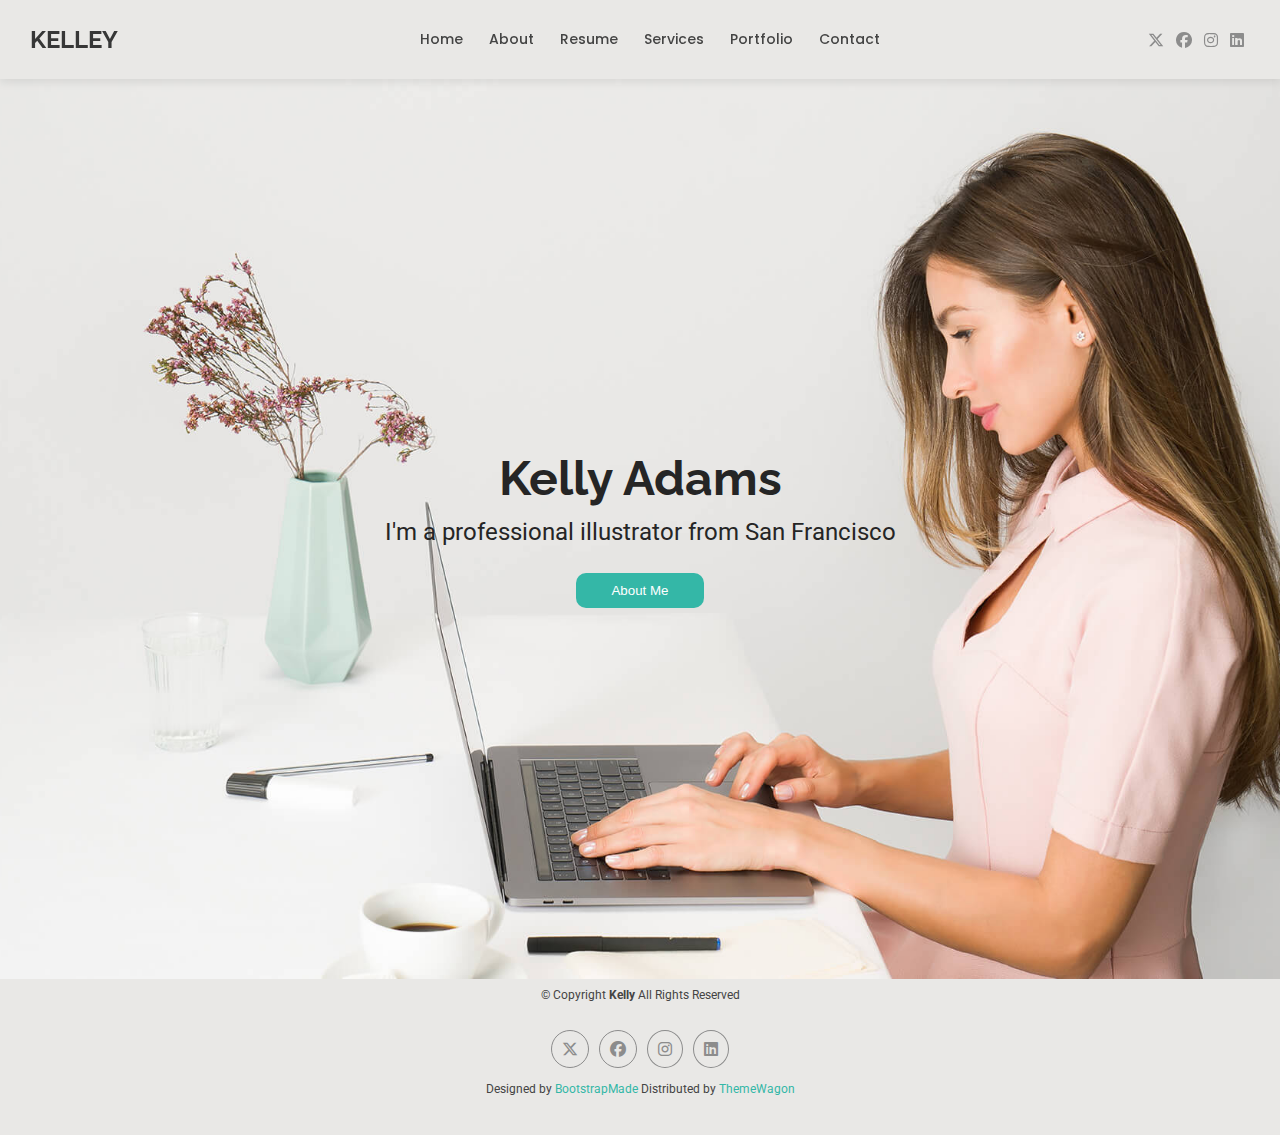
<file: index.html>
<!DOCTYPE html>
<html lang="en">

<head>
    <meta charset="UTF-8">
    <meta name="viewport" content="width=device-width, initial-scale=1.0">
    <title>Portfolio Website</title>
    <!-- Icon Insert -->
    <link rel="stylesheet" href="https://cdnjs.cloudflare.com/ajax/libs/font-awesome/6.7.2/css/all.min.css">
    <!-- Google Font Import -->
    <link rel="preconnect" href="https://fonts.googleapis.com">
    <link rel="preconnect" href="https://fonts.gstatic.com" crossorigin>
    <link
        href="https://fonts.googleapis.com/css2?family=Caudex:ital,wght@0,400;0,700;1,400;1,700&family=Raleway:ital,wght@0,100..900;1,100..900&display=swap"
        rel="stylesheet">
    <!-- Google Fonr Import -->
    <link rel="preconnect" href="https://fonts.googleapis.com">
    <link rel="preconnect" href="https://fonts.gstatic.com" crossorigin>
    <link
        href="https://fonts.googleapis.com/css2?family=Poppins:ital,wght@0,100;0,200;0,300;0,400;0,500;0,600;0,700;0,800;0,900;1,100;1,200;1,300;1,400;1,500;1,600;1,700;1,800;1,900&display=swap"
        rel="stylesheet">
    <!-- Font Import -->
    <link rel="preconnect" href="https://fonts.googleapis.com">
    <link rel="preconnect" href="https://fonts.gstatic.com" crossorigin>
    <link href="https://fonts.googleapis.com/css2?family=Roboto:ital,wght@0,100..900;1,100..900&display=swap"
        rel="stylesheet">
    <!-- Link Css  -->
    <link rel="stylesheet" href="style.css">
</head>

<body>
    <div class="header">
        <div class="siteName">
            <h1>KELLEY</h1>
        </div>
        <div class="navbar">
            <ul>
                  <li><a href="./index.html">Home</a></li>
                <li><a href="./about.html">About</a></li>
                <li><a href="./resume.html">Resume</a></li>
                <li><a href="./services.html">Services</a></li>
                <li><a href="./portfolio.html">Portfolio</a></li>
                <li><a href="./contact.html">Contact</a></li>
            </ul>
        </div>
        <div class="headerSocialIcon">
            <i class="fa-brands fa-x-twitter"></i>
            <i class="fa-brands fa-facebook"></i>
            <i class="fa-brands fa-instagram"></i>
            <i class="fa-brands fa-linkedin"></i>
        </div>
    </div>
    <!-- Hero Section -->
    <div class="heroSection">
        <!-- HERO Content Section -->
        <div class="heroContentSection">
            <h1>Kelly Adams</h1>
            <p>I'm a professional illustrator from San Francisco</p>
            <button>About Me</button>
        </div>
    </div>
    <!-- Footer Section -->
    <div class="footer">
        <div class="footerContentSection">
            <p>© Copyright <b> Kelly</b> All Rights Reserved</p>

        </div>
        <div class="footerSocialIcon">
            <i class="fa-brands fa-x-twitter"></i>
            <i class="fa-brands fa-facebook"></i>
            <i class="fa-brands fa-instagram"></i>
            <i class="fa-brands fa-linkedin"></i>
        </div>
        <div class="designed">
            <p>Designed by <a href="">BootstrapMade</a> Distributed by <a href="">ThemeWagon</a></p>
        </div>
    </div>
</body>

</html>
</file>
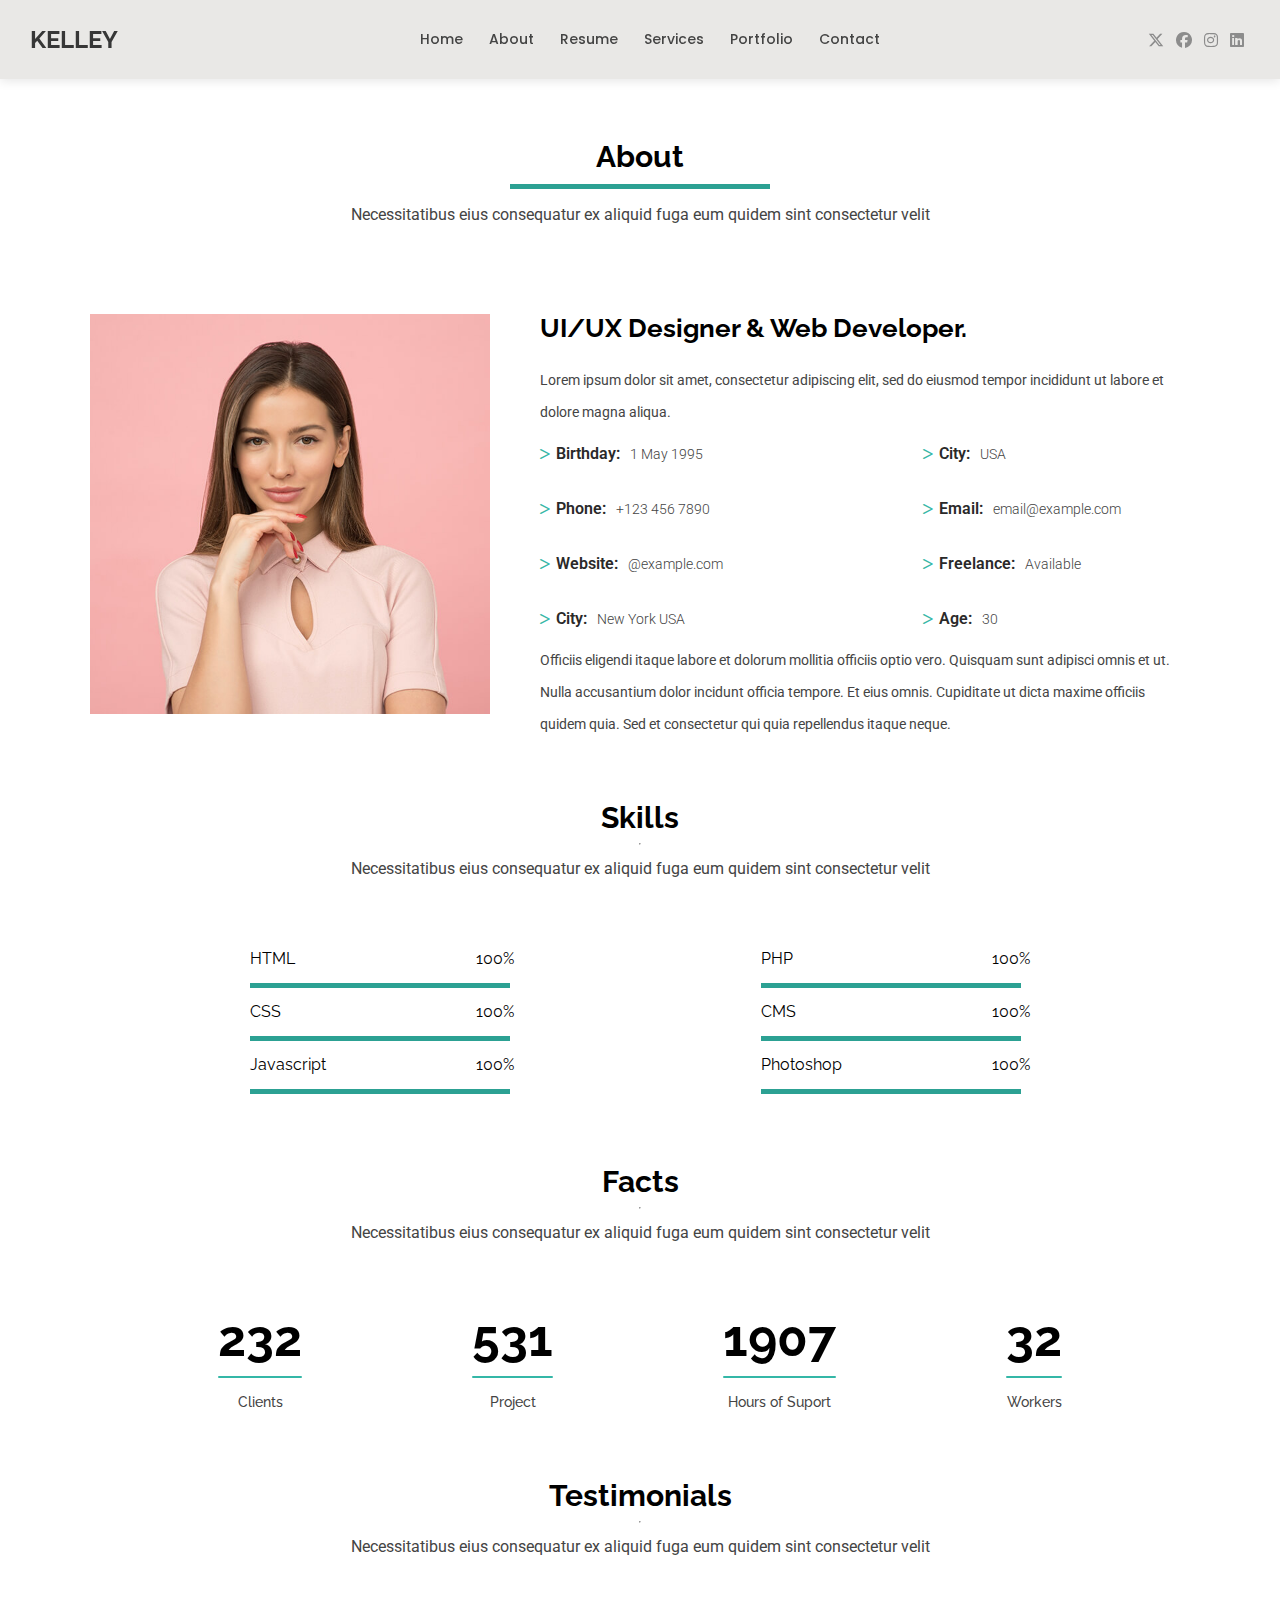
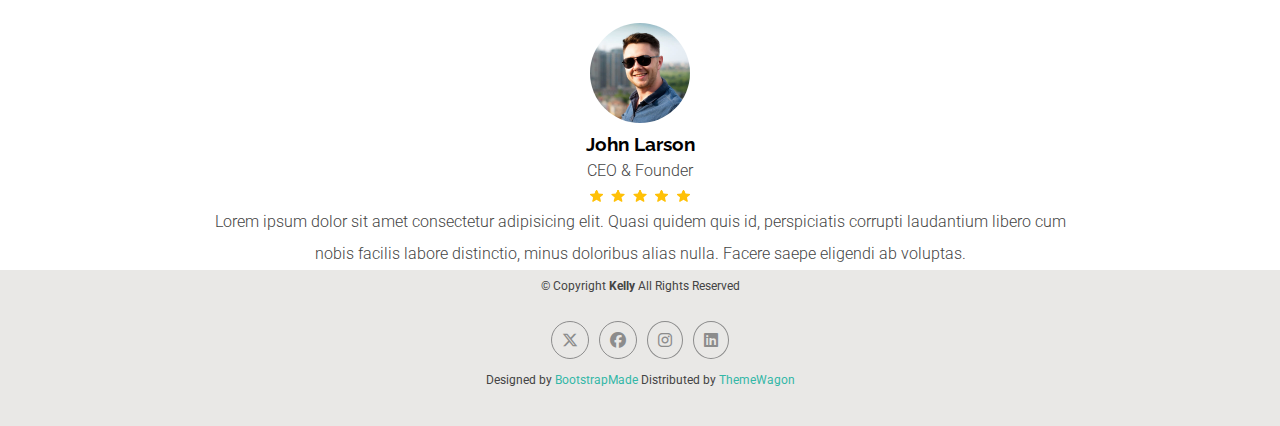
<file: about.html>
<!DOCTYPE html>
<html lang="en">

<head>
    <meta charset="UTF-8">
    <meta name="viewport" content="width=device-width, initial-scale=1.0">
    <title>About Us</title>
    <!-- Icon Insert -->
    <link rel="stylesheet" href="https://cdnjs.cloudflare.com/ajax/libs/font-awesome/6.7.2/css/all.min.css">
    <!-- Google Font Import -->
    <link rel="preconnect" href="https://fonts.googleapis.com">
    <link rel="preconnect" href="https://fonts.gstatic.com" crossorigin>
    <link
        href="https://fonts.googleapis.com/css2?family=Caudex:ital,wght@0,400;0,700;1,400;1,700&family=Raleway:ital,wght@0,100..900;1,100..900&display=swap"
        rel="stylesheet">
    <!-- Google Fonr Import -->
    <link rel="preconnect" href="https://fonts.googleapis.com">
    <link rel="preconnect" href="https://fonts.gstatic.com" crossorigin>
    <link
        href="https://fonts.googleapis.com/css2?family=Poppins:ital,wght@0,100;0,200;0,300;0,400;0,500;0,600;0,700;0,800;0,900;1,100;1,200;1,300;1,400;1,500;1,600;1,700;1,800;1,900&display=swap"
        rel="stylesheet">
    <!-- Font Import -->
    <link rel="preconnect" href="https://fonts.googleapis.com">
    <link rel="preconnect" href="https://fonts.gstatic.com" crossorigin>
    <link href="https://fonts.googleapis.com/css2?family=Roboto:ital,wght@0,100..900;1,100..900&display=swap"
        rel="stylesheet">
    <!-- Link Css  -->
    <link rel="stylesheet" href="style.css">
</head>

<body>
    <div class="header">
        <div class="siteName">
            <h1>KELLEY</h1>
        </div>
        <div class="navbar">
            <ul>
                <li><a href="index.html">Home</a></li>
                <li><a href="./about.html">About</a></li>
                <li><a href="./resume.html">Resume</a></li>
                <li><a href="./services.html">Services</a></li>
                <li><a href="./portfolio.html">Portfolio</a></li>
                <li><a href="./contact.html">Contact</a></li>
            </ul>
        </div>
        <div class="headerSocialIcon">
            <i class="fa-brands fa-x-twitter"></i>
            <i class="fa-brands fa-facebook"></i>
            <i class="fa-brands fa-instagram"></i>
            <i class="fa-brands fa-linkedin"></i>
        </div>
    </div>
    <!-- About -->
    <div class="about">
        <ul>
            <li>About</li>

        </ul>
        <hr class="hr">
        <p>Necessitatibus eius consequatur ex aliquid fuga eum quidem sint consectetur velit</p>

    </div>
    <!-- Aboout Hero Section -->
    <div class="aboutHeroSection">
        <div class="aboutImageSection">
            <img src="assets/AboutUs/HeroSectionImages/profile-img.jpg" alt="">
        </div>
        <div class="aboutContentSection">
            <h2>UI/UX Designer & Web Developer.</h2>
            <p>Lorem ipsum dolor sit amet, consectetur adipiscing elit, sed do eiusmod tempor incididunt ut labore et
                dolore magna aliqua.</p>
            <div class="row">
                <div class="column">
                    <div class="contentRow">
                        <h3><i class="fa-solid fa-greater-than"></i>Birthday:</h3>
                        <p>1 May 1995</p>
                    </div>
                    <!--  -->
                    <div class="contentRow">
                        <h3><i class="fa-solid fa-greater-than"></i>Phone:</h3>

                        <p>+123 456 7890</p>
                    </div>
                    <!--  -->
                    <div class="contentRow">
                        <h3><i class="fa-solid fa-greater-than"></i>Website:</h3>

                        <p>@example.com</p>
                    </div>
                    <!--  -->
                    <div class="contentRow">
                        <h3><i class="fa-solid fa-greater-than"></i>City:</h3>

                        <p>New York USA</p>
                    </div>
                </div>
                <div class="column">
                    <div class="contentRow">
                        <h3><i class="fa-solid fa-greater-than"></i>City:</h3>
                        <p>USA</p>
                    </div>
                    <!--  -->
                    <div class="contentRow">
                        <h3><i class="fa-solid fa-greater-than"></i>Email:</h3>
                        <p>email@example.com</p>
                    </div>
                    <!--  -->
                    <div class="contentRow">
                        <h3><i class="fa-solid fa-greater-than"></i>Freelance:</h3>
                        <p>Available</p>
                    </div>
                    <!--  -->
                    <div class="contentRow">
                        <h3><i class="fa-solid fa-greater-than"></i>Age:</h3>
                        <p>30</p>
                    </div>

                </div>

            </div>
            <p>Officiis eligendi itaque labore et dolorum mollitia officiis optio vero. Quisquam sunt adipisci omnis et
                ut. Nulla accusantium dolor incidunt officia tempore. Et eius omnis. Cupiditate ut dicta maxime officiis
                quidem quia. Sed et consectetur qui quia repellendus itaque neque.</p>
        </div>

    </div>
    <!--  -->
    <div class="about">
        <ul>
            <li>Skills</li>

        </ul>
        <hr class="hrr">
        <p>Necessitatibus eius consequatur ex aliquid fuga eum quidem sint consectetur velit</p>

    </div>
    <!--  -->
    <div class="skills">
        <div class="skillsColumn">
            <div class="skillscolumnPara">
                <p>HTML</p>
                <p>100%</p>
            </div>
            <hr class="hr">
            <div class="skillscolumnPara">
                <p>CSS</p>
                <p>100%</p>
            </div>
            <hr class="hr">
            <div class="skillscolumnPara">
                <p>Javascript</p>
                <p>100%</p>
            </div>
            <hr class="hr">
        </div>


        <!--  -->
        <div class="skillsColumn">
            <div class="skillscolumnPara">
                <p>PHP</p>
                <p>100%</p>
            </div>
            <hr class="hr">
            <div class="skillscolumnPara">
                <p>CMS</p>
                <p>100%</p>
            </div>
            <hr class="hr">
            <div class="skillscolumnPara">
                <p>Photoshop</p>
                <p>100%</p>
            </div>
            <hr class="hr">
        </div>
    </div>
    <!-- Fact -->
    <div class="about">
        <ul>
            <li>Facts</li>

        </ul>
        <hr class="hrr">
        <p>Necessitatibus eius consequatur ex aliquid fuga eum quidem sint consectetur velit

        </p>

    </div>
    <!--  -->
    <div class="factsrow">
        <div class="factscolumn">
            <h3>232</h3>
            <hr class="facts-hr">
            <p>Clients</p>
        </div>
        <!--  -->
        <div class="factscolumn">
            <h3>531</h3>
            <hr class="facts-hr">
            <p>Project</p>
        </div>
        <!--  -->
        <div class="factscolumn">
            <h3>1907</h3>
            <hr class="facts-hr">
            <p>Hours of Suport</p>
        </div>
        <!--  -->
        <div class="factscolumn">
            <h3>32</h3>
            <hr class="facts-hr">
            <p>Workers</p>
        </div>

    </div>
    <!--  -->
    <div class="about">
        <ul>
            <li>Testimonials
            </li>
        </ul>
        <hr class="hrr">
        <p>Necessitatibus eius consequatur ex aliquid fuga eum quidem sint consectetur velit</p>

    </div>
    <!-- Testimonial Section -->
    <div class="tesminialsSection">
        <img src="assets/AboutUs/TestimonialsSection/testimonials-5.jpg" alt="">
        <h3>John Larson</h3>
        <p>CEO & Founder</p>
        <div class="fiveStar">
        <img src="assets/AboutUs/TestimonialsSection/review-icon.png" alt="">
        </div>
        <p>Lorem ipsum dolor sit amet consectetur adipisicing elit. Quasi quidem quis id, perspiciatis corrupti
            laudantium libero cum nobis facilis labore distinctio, minus doloribus alias nulla. Facere saepe eligendi ab
            voluptas.</p>
    </div>
    <!-- Footer -->
     <div class="footer">
        <div class="footerContentSection">
            <p>© Copyright <b> Kelly</b> All Rights Reserved</p>

        </div>
        <div class="footerSocialIcon">
            <i class="fa-brands fa-x-twitter"></i>
            <i class="fa-brands fa-facebook"></i>
            <i class="fa-brands fa-instagram"></i>
            <i class="fa-brands fa-linkedin"></i>
        </div>
        <div class="designed">
            <p>Designed by <a href="">BootstrapMade</a> Distributed by <a href="">ThemeWagon</a></p>
        </div>
    </div>
</body>

</html>
</file>
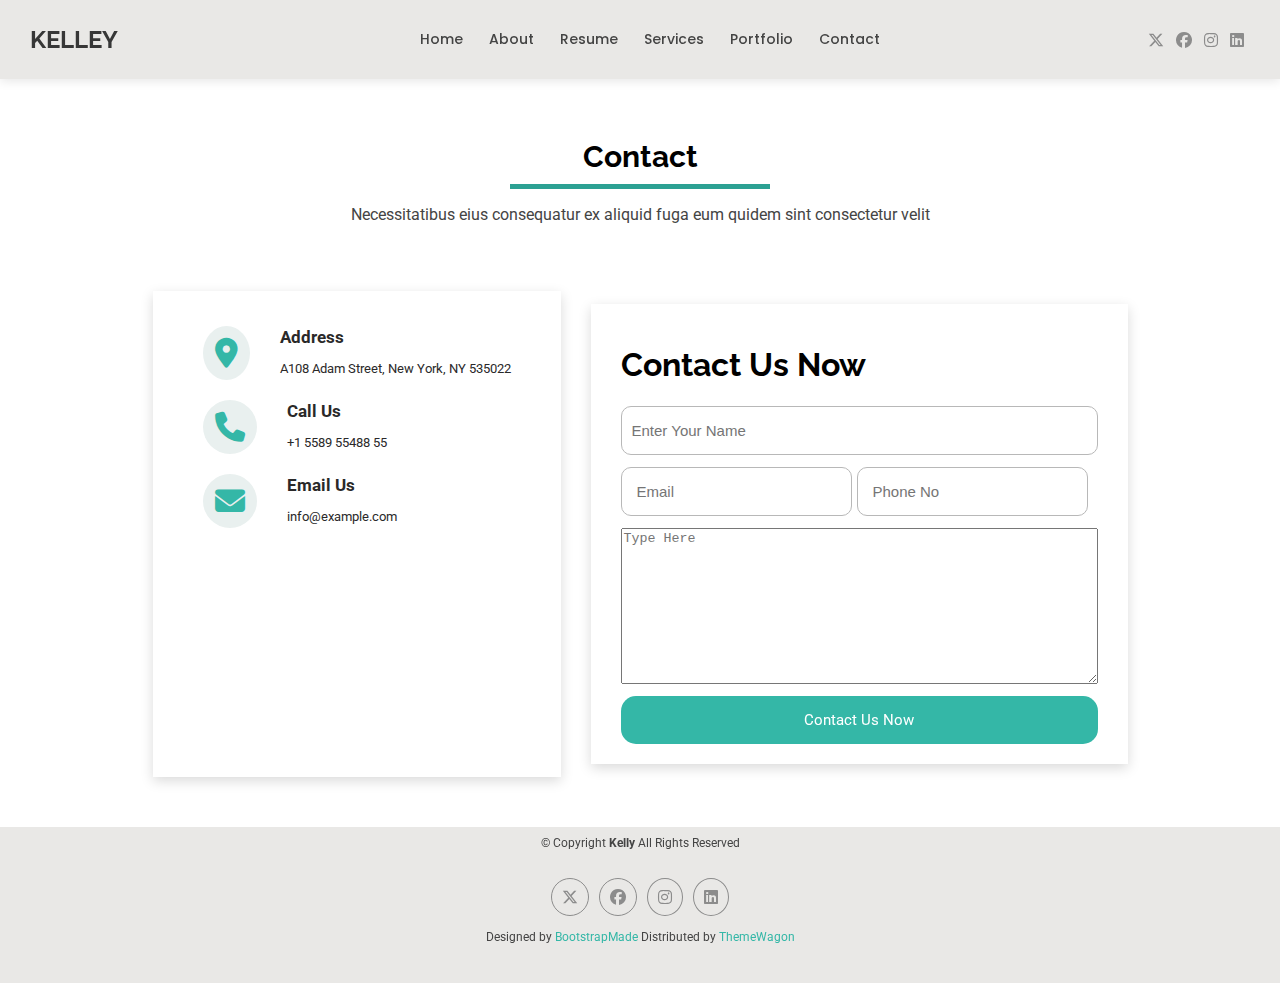
<file: contact.html>
<!DOCTYPE html>
<html lang="en">

<head>
    <meta charset="UTF-8">
    <meta name="viewport" content="width=device-width, initial-scale=1.0">
    <title>Contact Us</title>
    <!-- Icon Insert -->
    <link rel="stylesheet" href="https://cdnjs.cloudflare.com/ajax/libs/font-awesome/6.7.2/css/all.min.css">
    <!-- Google Font Import -->
    <link rel="preconnect" href="https://fonts.googleapis.com">
    <link rel="preconnect" href="https://fonts.gstatic.com" crossorigin>
    <link
        href="https://fonts.googleapis.com/css2?family=Caudex:ital,wght@0,400;0,700;1,400;1,700&family=Raleway:ital,wght@0,100..900;1,100..900&display=swap"
        rel="stylesheet">
    <!-- Google Fonr Import -->
    <link rel="preconnect" href="https://fonts.googleapis.com">
    <link rel="preconnect" href="https://fonts.gstatic.com" crossorigin>
    <link
        href="https://fonts.googleapis.com/css2?family=Poppins:ital,wght@0,100;0,200;0,300;0,400;0,500;0,600;0,700;0,800;0,900;1,100;1,200;1,300;1,400;1,500;1,600;1,700;1,800;1,900&display=swap"
        rel="stylesheet">
    <!-- Font Import -->
    <link rel="preconnect" href="https://fonts.googleapis.com">
    <link rel="preconnect" href="https://fonts.gstatic.com" crossorigin>
    <link href="https://fonts.googleapis.com/css2?family=Roboto:ital,wght@0,100..900;1,100..900&display=swap"
        rel="stylesheet">
    <!-- Link Css  -->
    <link rel="stylesheet" href="style.css">
</head>

<body>
    <div class="header">
        <div class="siteName">
            <h1>KELLEY</h1>
        </div>
        <div class="navbar">
            <ul>
                <li><a href="./index.html">Home</a></li>
                <li><a href="./about.html">About</a></li>
                <li><a href="./resume.html">Resume</a></li>
                <li><a href="./services.html">Services</a></li>
                <li><a href="./portfolio.html">Portfolio</a></li>
                <li><a href="./contact.html">Contact</a></li>
            </ul>
        </div>
        <div class="headerSocialIcon">
            <i class="fa-brands fa-x-twitter"></i>
            <i class="fa-brands fa-facebook"></i>
            <i class="fa-brands fa-instagram"></i>
            <i class="fa-brands fa-linkedin"></i>
        </div>
    </div>
    <div class="about">
        <ul>
            <li>Contact</li>

        </ul>
        <hr class="hr">
        <p>Necessitatibus eius consequatur ex aliquid fuga eum quidem sint consectetur velit</p>

    </div>
    <!-- contact Main part -->
    <div class="contactMainPart">
        <!--  -->
        <div class="contactFirstSection">

            <div class="contactRow">
                <div class="contactSectionRow">
                    <i class="fa-solid fa-location-dot"></i>
                </div>
                <div class="contactContentSection">
                    <h5>Address</h5>
                    <p>A108 Adam Street, New York, NY 535022</p>
                </div>

            </div>
            <div class="contactRow">
                <div class="contactSectionRow">
                    <i class="fa-solid fa-phone"></i>
                </div>
                <div class="contactContentSection">
                    <h5>Call Us</h5>
                    <p>+1 5589 55488 55</p>
                </div>

            </div>
            <div class="contactRow">
                <div class="contactSectionRow">
                    <i class="fa-solid fa-envelope"></i>
                </div>
                <div class="contactContentSection">
                    <h5>Email Us</h5>
                    <p>info@example.com</p>
                </div>

            </div>
            <div class="map-container">
                <iframe
                    src="https://www.google.com/maps/embed?pb=!1m18!1m12!1m3!1d241317.1160989536!2d72.74110121822196!3d19.082522317015295!2m3!1f0!2f0!3f0!3m2!1i1024!2i768!4f13.1!3m3!1m2!1s0x3be7b63d930d1b2d%3A0x9c4ec3c4042f598!2sMumbai%2C%20Maharashtra!5e0!3m2!1sen!2sin!4v1615899443080!5m2!1sen!2sin"
                    width="100%" height="200" style="border:0;">
                </iframe>
            </div>
        </div>
        <!-- Form Section-->
        <div class="formAndCntent">
            <!-- Making Form -->
            <div class="formMaking">
                <h1>
                    Contact Us Now
                </h1>
                <input type="text" class="enterYourName" placeholder="Enter Your Name">
                <div class="formTwoParts">
                    <input type="text" class="formm" placeholder="Email">
                    <input type="text" class="formm" placeholder="Phone No">
                </div>
                <!-- <div class="formTwoParts">
                    <input type="date" class="formm" placeholder="Email">
                     <select id="time" name="formm" required>
                        <option value="" class="time">Time</option>
                        <option value="9am" class="formm">9:30 PM</option>
                        <option value="10pm" class="formm">10:30 PM</option>
                    </select>
                </div> -->
                <textarea name="" id="" class="textarea" cols="20" rows="10" placeholder="Type Here"></textarea>
                <!-- Submit Button -->
                <!-- <div class="submitButton"> -->
                <button type="button" class="buttonInnerCss">Contact Us Now</button>
                <!-- </div> -->

            </div>

        </div>
    </div>
    <div class="footer">
        <div class="footerContentSection">
            <p>© Copyright <b> Kelly</b> All Rights Reserved</p>

        </div>
        <div class="footerSocialIcon">
            <i class="fa-brands fa-x-twitter"></i>
            <i class="fa-brands fa-facebook"></i>
            <i class="fa-brands fa-instagram"></i>
            <i class="fa-brands fa-linkedin"></i>
        </div>
        <div class="designed">
            <p>Designed by <a href="">BootstrapMade</a> Distributed by <a href="">ThemeWagon</a></p>
        </div>
    </div>
</body>

</html>
</file>
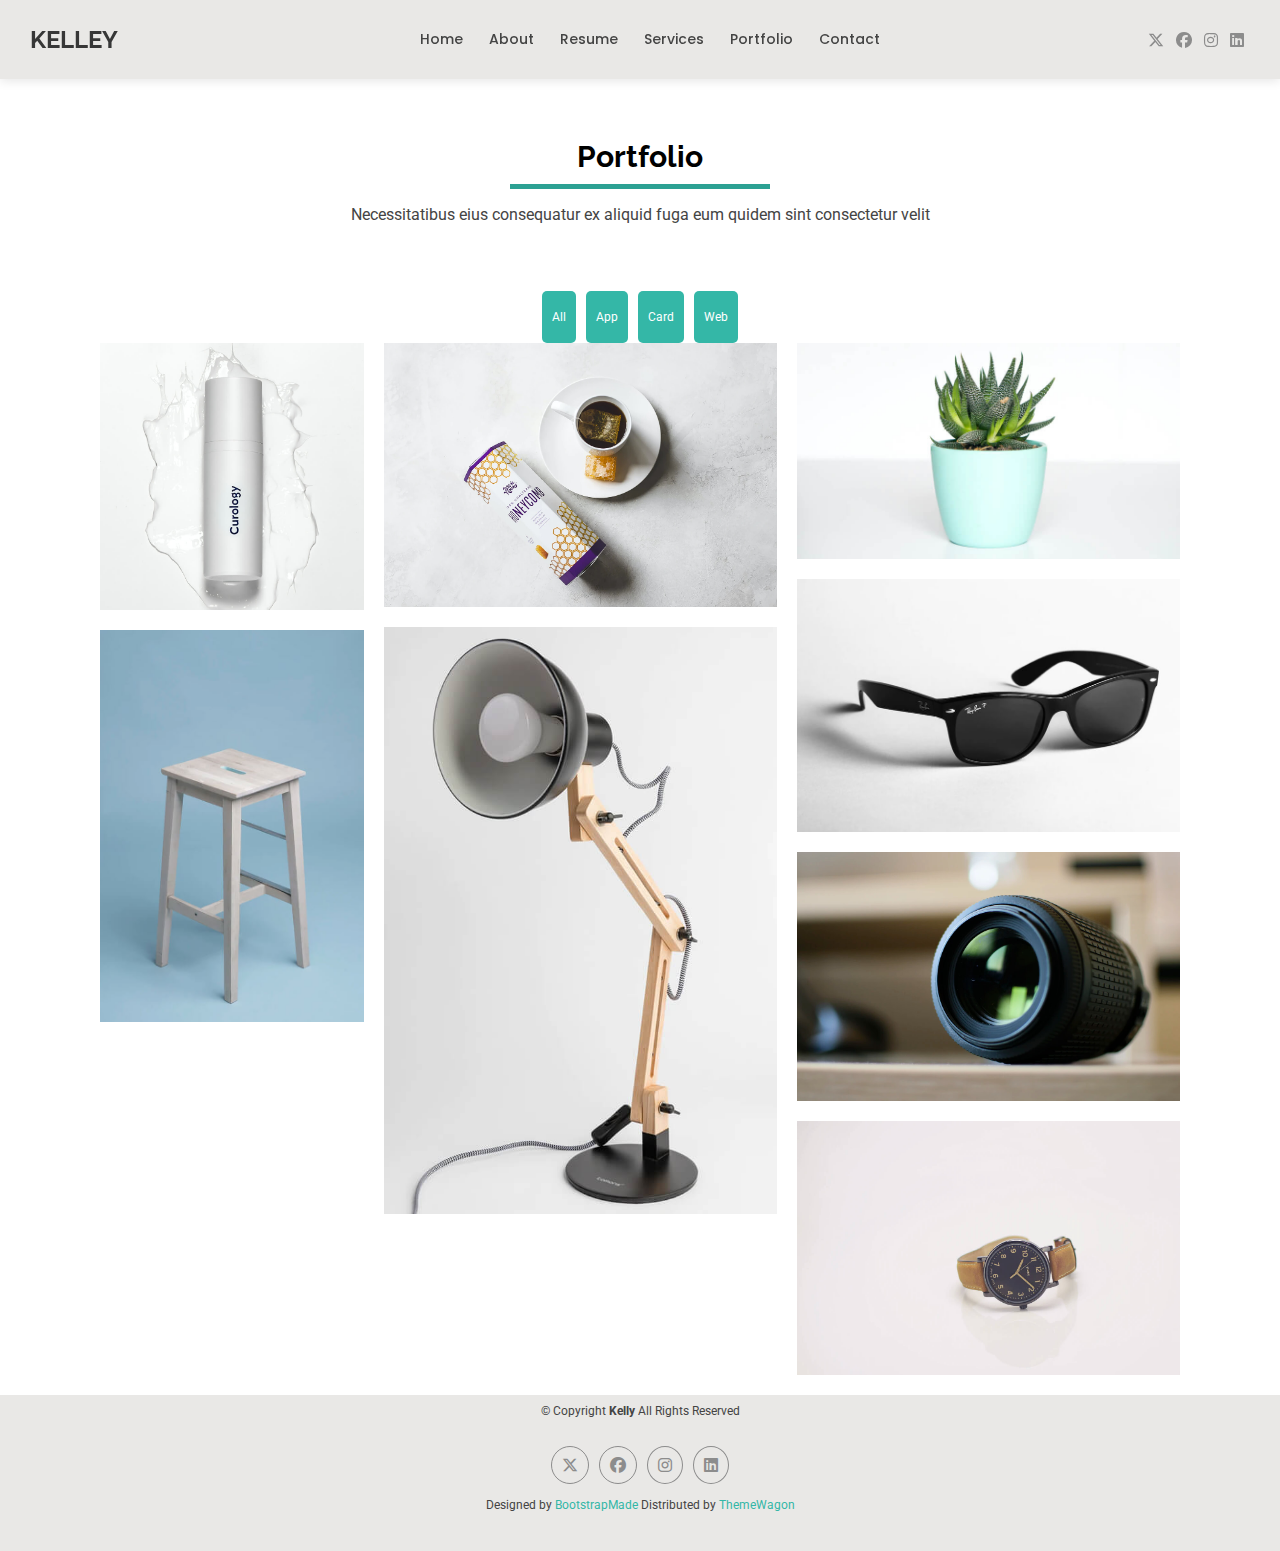
<file: portfolio.html>
<!DOCTYPE html>
<html lang="en">

<head>
    <meta charset="UTF-8">
    <meta name="viewport" content="width=device-width, initial-scale=1.0">
    <title>Portfolio</title>
    <!-- Icon Insert -->
    <link rel="stylesheet" href="https://cdnjs.cloudflare.com/ajax/libs/font-awesome/6.7.2/css/all.min.css">
    <!-- Google Font Import -->
    <link rel="preconnect" href="https://fonts.googleapis.com">
    <link rel="preconnect" href="https://fonts.gstatic.com" crossorigin>
    <link
        href="https://fonts.googleapis.com/css2?family=Caudex:ital,wght@0,400;0,700;1,400;1,700&family=Raleway:ital,wght@0,100..900;1,100..900&display=swap"
        rel="stylesheet">
    <!-- Google Fonr Import -->
    <link rel="preconnect" href="https://fonts.googleapis.com">
    <link rel="preconnect" href="https://fonts.gstatic.com" crossorigin>
    <link
        href="https://fonts.googleapis.com/css2?family=Poppins:ital,wght@0,100;0,200;0,300;0,400;0,500;0,600;0,700;0,800;0,900;1,100;1,200;1,300;1,400;1,500;1,600;1,700;1,800;1,900&display=swap"
        rel="stylesheet">
    <!-- Font Import -->
    <link rel="preconnect" href="https://fonts.googleapis.com">
    <link rel="preconnect" href="https://fonts.gstatic.com" crossorigin>
    <link href="https://fonts.googleapis.com/css2?family=Roboto:ital,wght@0,100..900;1,100..900&display=swap"
        rel="stylesheet">
    <!-- Link Css  -->
    <link rel="stylesheet" href="style.css">
</head>

<body>
    <div class="header">
        <div class="siteName">
            <h1>KELLEY</h1>
        </div>
        <div class="navbar">
            <ul>
                <li><a href="./index.html">Home</a></li>
                <li><a href="./about.html">About</a></li>
                <li><a href="./resume.html">Resume</a></li>
                <li><a href="./services.html">Services</a></li>
                <li><a href="./portfolio.html">Portfolio</li></a>
                <li><a href="./contact.html">Contact</a></li>
            </ul>
        </div>
        <div class="headerSocialIcon">
            <i class="fa-brands fa-x-twitter"></i>
            <i class="fa-brands fa-facebook"></i>
            <i class="fa-brands fa-instagram"></i>
            <i class="fa-brands fa-linkedin"></i>
        </div>
    </div>
    <!--  -->
    <div class="about">
        <ul>
            <li>Portfolio</li>

        </ul>
        <hr class="hr">
        <p>Necessitatibus eius consequatur ex aliquid fuga eum quidem sint consectetur velit</p>
    </div>
    <div class="porfolio">
        <p>All</p>
        <p>App</p>
        <p>Card</p>
        <p>Web</p>
    </div>
    <div class="portfolioImageSection">
        <div class="portfoliocolumnSection">
            <img src="assets/PortfolioPage/PorfolioImage/masonry-portfolio-1.jpg" alt="">
            <img src="assets/PortfolioPage/PorfolioImage/masonry-portfolio-6.jpg" alt="">
        </div>
        <div class="portfoliocolumnSection">
            <img src="assets/PortfolioPage/PorfolioImage/masonry-portfolio-2.jpg" alt="">
            <img src="assets/PortfolioPage/PorfolioImage/masonry-portfolio-5.jpg" alt="">
        </div>
        <div class="portfoliocolumnSection">
            <img src="assets/PortfolioPage/PorfolioImage/masonry-portfolio-3.jpg" alt="">
            <img src="assets/PortfolioPage/PorfolioImage/masonry-portfolio-4.jpg" alt="">
            <img src="assets/PortfolioPage/PorfolioImage/masonry-portfolio-7.jpg" alt="">
            <img src="assets/PortfolioPage/PorfolioImage/masonry-portfolio-9.jpg" alt="">
        </div>
    </div>
    <div class="footer">
        <div class="footerContentSection">
            <p>© Copyright <b> Kelly</b> All Rights Reserved</p>

        </div>
        <div class="footerSocialIcon">
            <i class="fa-brands fa-x-twitter"></i>
            <i class="fa-brands fa-facebook"></i>
            <i class="fa-brands fa-instagram"></i>
            <i class="fa-brands fa-linkedin"></i>
        </div>
        <div class="designed">
            <p>Designed by <a href="">BootstrapMade</a> Distributed by <a href="">ThemeWagon</a></p>
        </div>
    </div>
</body>

</html>
</file>
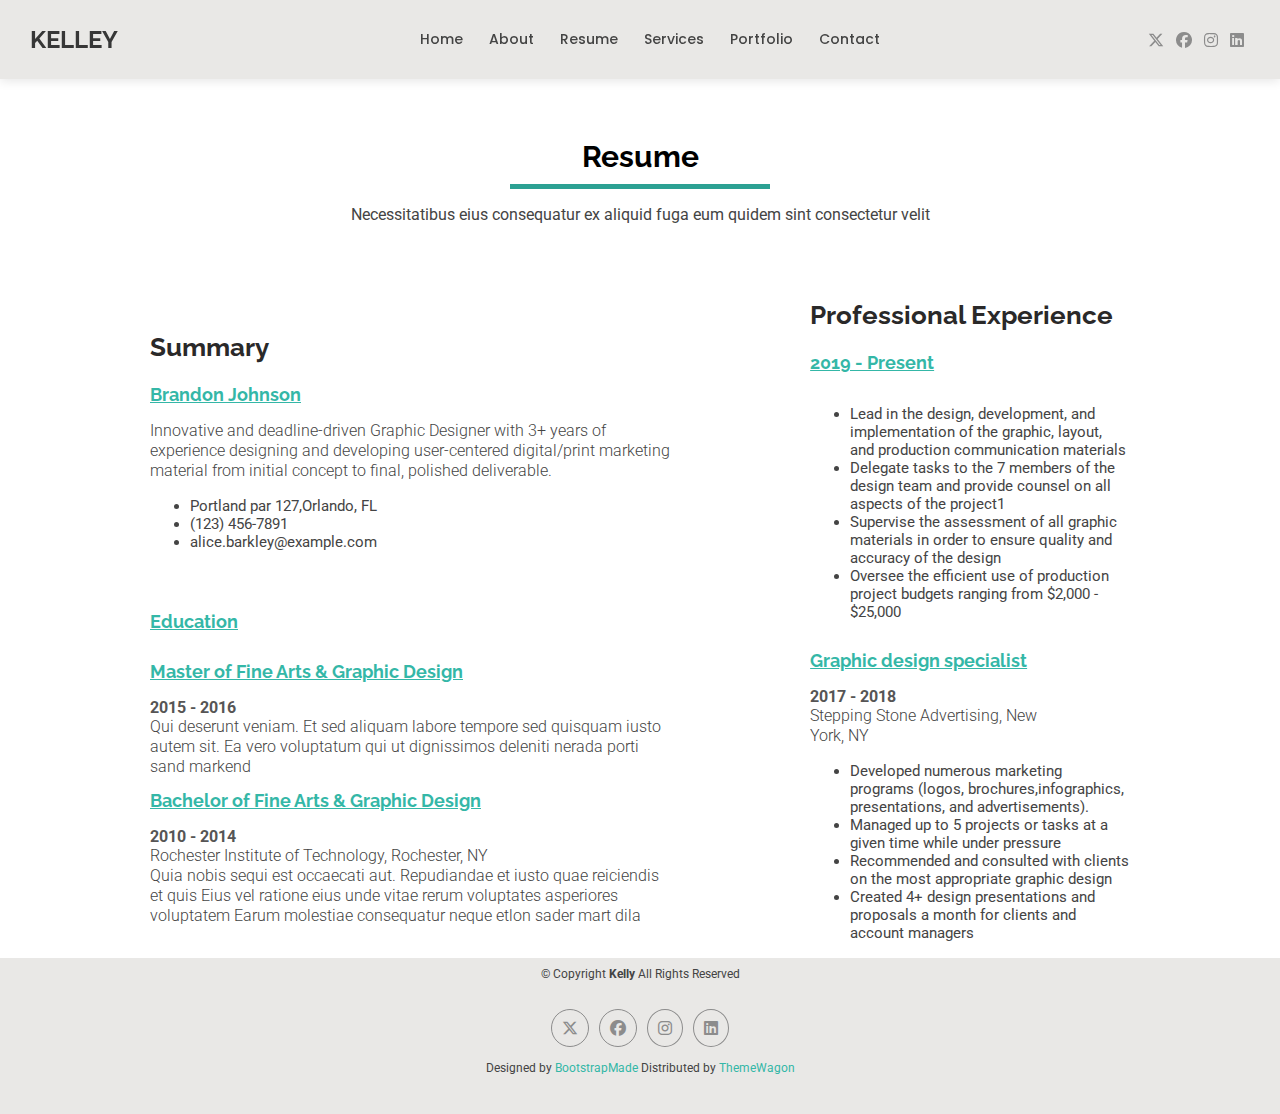
<file: resume.html>
<!DOCTYPE html>
<html lang="en">

<head>
    <meta charset="UTF-8">
    <meta name="viewport" content="width=device-width, initial-scale=1.0">
    <title>Resume</title>
    <!-- Icon Insert -->
    <link rel="stylesheet" href="https://cdnjs.cloudflare.com/ajax/libs/font-awesome/6.7.2/css/all.min.css">
    <!-- Google Font Import -->
    <link rel="preconnect" href="https://fonts.googleapis.com">
    <link rel="preconnect" href="https://fonts.gstatic.com" crossorigin>
    <link
        href="https://fonts.googleapis.com/css2?family=Caudex:ital,wght@0,400;0,700;1,400;1,700&family=Raleway:ital,wght@0,100..900;1,100..900&display=swap"
        rel="stylesheet">
    <!-- Google Fonr Import -->
    <link rel="preconnect" href="https://fonts.googleapis.com">
    <link rel="preconnect" href="https://fonts.gstatic.com" crossorigin>
    <link
        href="https://fonts.googleapis.com/css2?family=Poppins:ital,wght@0,100;0,200;0,300;0,400;0,500;0,600;0,700;0,800;0,900;1,100;1,200;1,300;1,400;1,500;1,600;1,700;1,800;1,900&display=swap"
        rel="stylesheet">
    <!-- Font Import -->
    <link rel="preconnect" href="https://fonts.googleapis.com">
    <link rel="preconnect" href="https://fonts.gstatic.com" crossorigin>
    <link href="https://fonts.googleapis.com/css2?family=Roboto:ital,wght@0,100..900;1,100..900&display=swap"
        rel="stylesheet">
    <!-- Link Css  -->
    <link rel="stylesheet" href="style.css">
</head>

<body>
    <div class="header">
        <div class="siteName">
            <h1>KELLEY</h1>
        </div>
        <div class="navbar">
            <ul>
                <li><a href="./index.html">Home</a></li>
                <li><a href="./about.html">About</a></li>
                <li><a href="./resume.html">Resume</a></li>
                <li><a href="./services.html">Services</a></li>
                <li><a href="./portfolio.html">Portfolio</li></a>
                <li><a href="./contact.html">Contact</a></li>
            </ul>
        </div>
        <div class="headerSocialIcon">
            <i class="fa-brands fa-x-twitter"></i>
            <i class="fa-brands fa-facebook"></i>
            <i class="fa-brands fa-instagram"></i>
            <i class="fa-brands fa-linkedin"></i>
        </div>
    </div>
    <!--  -->
    <div class="about">
        <ul>
            <li>Resume</li>

        </ul>
        <hr class="hr">
        <p>Necessitatibus eius consequatur ex aliquid fuga eum quidem sint consectetur velit</p>

    </div>
    <!--  -->
    <div class="resumeRow">
        <div class="resumeContentSection">
            <div class="resumeColumn">
                <h1>Summary</h1>
                <h2>Brandon Johnson</h2>
                <p>Innovative and deadline-driven Graphic Designer with 3+ years of experience designing and developing
                    user-centered digital/print marketing material from initial concept to final, polished deliverable.
                </p>
                <ul>
                    <li>Portland par 127,Orlando, FL</li>
                    <li>(123) 456-7891</li>
                    <li>alice.barkley@example.com</li>
                </ul>
            </div>
            <!--  -->
            <div class="resumeColumn">
                <h2>Education</h2>
                <h2>Master of Fine Arts & Graphic Design</h2>
                <h3>2015 - 2016</h3>
                <p>Qui deserunt veniam. Et sed aliquam labore tempore sed quisquam iusto autem sit. Ea vero voluptatum
                    qui ut dignissimos deleniti nerada porti sand markend

                </p>
                <h2>Bachelor of Fine Arts & Graphic Design</h2>
                <h3>2010 - 2014</h3>
                <p>Rochester Institute of Technology, Rochester, NY</p>
                <p>Quia nobis sequi est occaecati aut. Repudiandae et iusto quae reiciendis et quis Eius vel ratione
                    eius unde vitae rerum voluptates asperiores voluptatem Earum molestiae consequatur neque etlon sader
                    mart dila</p>
            </div>

        </div>
        <!--  -->
        <div class="resumeContentSection">
            <div class="resumeColumn">
                <h1>Professional Experience</h1>
                <h2>2019 - Present</h2>
                <ul>
                    <li>Lead in the design, development, and implementation of the graphic, layout, and production
                        communication materials</li>
                    <li>Delegate tasks to the 7 members of the design team and provide counsel on all aspects of the
                        project1</li>
                    <li>Supervise the assessment of all graphic materials in order to ensure quality and accuracy of the
                        design</li>
                    <li>Oversee the efficient use of production project budgets ranging from $2,000 - $25,000</li>
                </ul>
                <h2>Graphic design specialist</h2>
                <h3>2017 - 2018</h3>
                <p>Stepping Stone Advertising, New York, NY
                </p>
                <ul>
                    <li>Developed numerous marketing programs (logos, brochures,infographics, presentations, and
                        advertisements).</li>
                    <li>Managed up to 5 projects or tasks at a given time while under pressure</li>
                    <li>Recommended and consulted with clients on the most appropriate graphic design</li>
                    <li>Created 4+ design presentations and proposals a month for clients and account managers</li>
                </ul>
            </div>
            
        </div>
    </div>
    <div class="footer">
        <div class="footerContentSection">
            <p>© Copyright <b> Kelly</b> All Rights Reserved</p>

        </div>
        <div class="footerSocialIcon">
            <i class="fa-brands fa-x-twitter"></i>
            <i class="fa-brands fa-facebook"></i>
            <i class="fa-brands fa-instagram"></i>
            <i class="fa-brands fa-linkedin"></i>
        </div>
        <div class="designed">
            <p>Designed by <a href="">BootstrapMade</a> Distributed by <a href="">ThemeWagon</a></p>
        </div>
    </div>
</body>

</html>
</file>
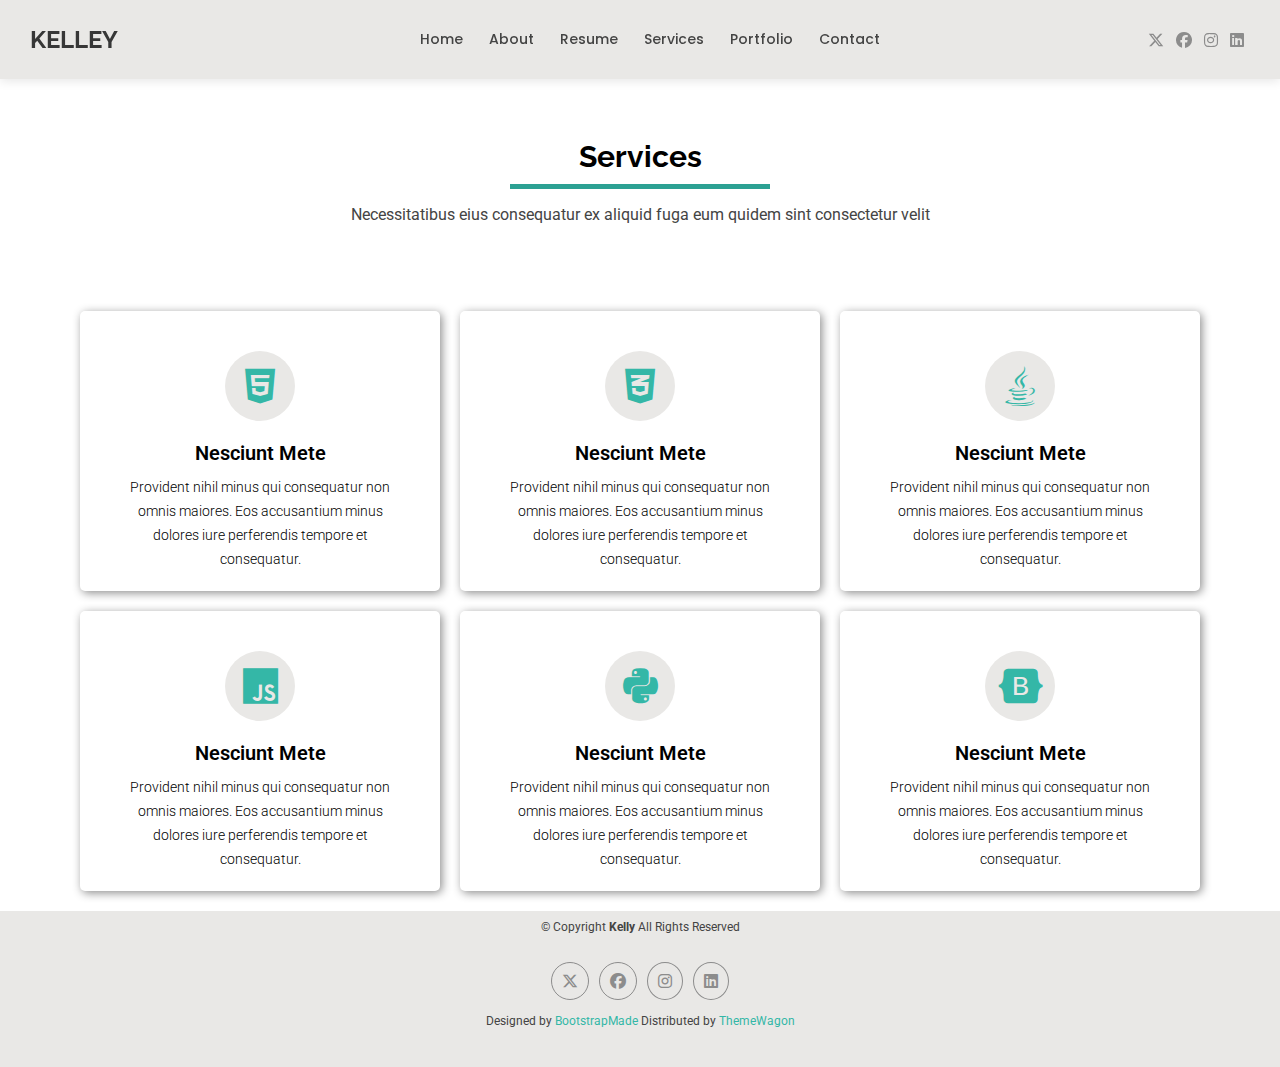
<file: services.html>
<!DOCTYPE html>
<html lang="en">

<head>
    <meta charset="UTF-8">
    <meta name="viewport" content="width=device-width, initial-scale=1.0">
    <title>Servies</title>
    <!-- Icon Insert -->
    <link rel="stylesheet" href="https://cdnjs.cloudflare.com/ajax/libs/font-awesome/6.7.2/css/all.min.css">
    <!-- Google Font Import -->
    <link rel="preconnect" href="https://fonts.googleapis.com">
    <link rel="preconnect" href="https://fonts.gstatic.com" crossorigin>
    <link
        href="https://fonts.googleapis.com/css2?family=Caudex:ital,wght@0,400;0,700;1,400;1,700&family=Raleway:ital,wght@0,100..900;1,100..900&display=swap"
        rel="stylesheet">
    <!-- Google Fonr Import -->
    <link rel="preconnect" href="https://fonts.googleapis.com">
    <link rel="preconnect" href="https://fonts.gstatic.com" crossorigin>
    <link
        href="https://fonts.googleapis.com/css2?family=Poppins:ital,wght@0,100;0,200;0,300;0,400;0,500;0,600;0,700;0,800;0,900;1,100;1,200;1,300;1,400;1,500;1,600;1,700;1,800;1,900&display=swap"
        rel="stylesheet">
    <!-- Font Import -->
    <link rel="preconnect" href="https://fonts.googleapis.com">
    <link rel="preconnect" href="https://fonts.gstatic.com" crossorigin>
    <link href="https://fonts.googleapis.com/css2?family=Roboto:ital,wght@0,100..900;1,100..900&display=swap"
        rel="stylesheet">
    <!-- Link Css  -->
    <link rel="stylesheet" href="style.css">
</head>

<body>
    <div class="header">
        <div class="siteName">
            <h1>KELLEY</h1>
        </div>
        <div class="navbar">
            <ul>
                <li><a href="./index.html">Home</a></li>
                <li><a href="./about.html">About</a></li>
                <li><a href="./resume.html">Resume</a></li>
                <li><a href="./services.html">Services</a></li>
                <li><a href="./portfolio.html">Portfolio</li></a>
                <li><a href="./contact.html">Contact</a></li>
            </ul>
        </div>
        <div class="headerSocialIcon">
            <i class="fa-brands fa-x-twitter"></i>
            <i class="fa-brands fa-facebook"></i>
            <i class="fa-brands fa-instagram"></i>
            <i class="fa-brands fa-linkedin"></i>
        </div>
    </div>
    <!-- Services -->
    <div class="about">
        <ul>
            <li>Services</li>
        </ul>
        <hr class="hr">
        <p>Necessitatibus eius consequatur ex aliquid fuga eum quidem sint consectetur velit</p>
    </div>
    <!-- Card Section -->
    <div class="cardSection">
        <!-- First Card -->
        <div class="firstCard">
            <i class="fa-brands fa-html5"></i>
            <h3>Nesciunt Mete</h3>
            <p>Provident nihil minus qui consequatur non omnis maiores. Eos accusantium minus dolores iure perferendis
                tempore et consequatur.</p>
        </div>
        <!-- Second Card -->
        <div class="firstCard">
            <i class="fa-brands fa-css3-alt"></i>
            <h3>Nesciunt Mete</h3>
            <p>Provident nihil minus qui consequatur non omnis maiores. Eos accusantium minus dolores iure perferendis
                tempore et consequatur.</p>
        </div>
        <!-- Third Card -->
        <div class="firstCard">
          <i class="fa-brands fa-java"></i>
            <h3>Nesciunt Mete</h3>
            <p>Provident nihil minus qui consequatur non omnis maiores. Eos accusantium minus dolores iure perferendis
                tempore et consequatur.</p>
        </div>
    </div>
    <!--  -->
    <div class="cardSection">
        <!-- First Card -->
        <div class="firstCard">
            <i class="fa-brands fa-js"></i>
            <h3>Nesciunt Mete</h3>
            <p>Provident nihil minus qui consequatur non omnis maiores. Eos accusantium minus dolores iure perferendis
                tempore et consequatur.</p>
        </div>
        <!-- Second Card -->
        <div class="firstCard">
           <i class="fa-brands fa-python"></i>
            <h3>Nesciunt Mete</h3>
            <p>Provident nihil minus qui consequatur non omnis maiores. Eos accusantium minus dolores iure perferendis
                tempore et consequatur.</p>
        </div>
        <!-- Third Card -->
        <div class="firstCard">
           <i class="fa-brands fa-bootstrap"></i>
            <h3>Nesciunt Mete</h3>
            <p>Provident nihil minus qui consequatur non omnis maiores. Eos accusantium minus dolores iure perferendis
                tempore et consequatur.</p>
        </div>
    </div>
    <div class="footer">
        <div class="footerContentSection">
            <p>© Copyright <b> Kelly</b> All Rights Reserved</p>

        </div>
        <div class="footerSocialIcon">
            <i class="fa-brands fa-x-twitter"></i>
            <i class="fa-brands fa-facebook"></i>
            <i class="fa-brands fa-instagram"></i>
            <i class="fa-brands fa-linkedin"></i>
        </div>
        <div class="designed">
            <p>Designed by <a href="">BootstrapMade</a> Distributed by <a href="">ThemeWagon</a></p>
        </div>
    </div>
</body>

</html>
</file>
<file: style.css>
body {
    margin: 0;
    font-family: 'raleway', serif;
    box-sizing: border-box;
    overflow-x: hidden;
}

.header {
    background-color: #e9e8e6;
    display: flex;
    flex-direction: row;
    justify-content: center;
    justify-content: space-between;
    align-items: center;
    padding-right: 30px;
    padding-left: 30px;
    position: sticky;
    box-shadow: 0 2px 10px rgba(0, 0, 0, 0.1);
    margin: 0;
    top: 0;
    z-index: 1000;
}

.siteName {
    font-size: 12px;
    margin: 0;
    font-weight: 300;
    text-transform: uppercase;
    color: rgb(55, 55, 55);
    font-family: 'raleway', serif;
}

.siteName h1 {
    margin: 0;
}

.navbar ul {
    display: flex;
    flex-direction: row;
    list-style: none;
}

.navbar ul li {
    padding: 13px;
    font-size: 14px;
    font-weight: 500;
    color: #444444;
    font-family: 'poppins', serif;
    cursor: pointer;
}

.navbar ul li a {
    text-decoration: none;
    color: #444444;
}

.navbar ul li:hover {
    color: #34b7a7;
    text-decoration: underline;
    text-underline-offset: 8px;
}

.headerSocialIcon {
    display: flex;
}

.headerSocialIcon i {
    padding: 6px;
    color: #8c8c8c;
    cursor: pointer;
}

.headerSocialIcon i:hover {
    color: #34b7a7;

}

@media screen and (max-width: 720px) {
    .header {
        flex-direction: column;
        align-items: center;
        gap: 10px;
    }

}

@media screen and (max-width: 320px) {
    .header {
        flex-direction: column;
        align-items: center;
        gap: 10px;
    }

    .navbar ul {
        display: flex;
        flex-direction: column;
    }

}

.heroSection {
    background-image: url(assets/HeroSection/hero-bg.jpg);
    background-repeat: no-repeat;
    background-size: cover;
    background-position: center;
    height: 100vh;
    margin: 0;

}

.heroContentSection {
    display: flex;
    flex-direction: column;
    justify-content: center;
    align-items: center;
    text-align: center;
    height: 100%;
}

.heroContentSection h1 {
    margin: 0;
    font-size: 48px;
    font-weight: 700;
    color: #252525;
    font-family: 'raleway', serif;
}

.heroContentSection p {
    margin: 10px 0 0 0;
    font-size: 24px;
    color: #252525;
    font-family: 'roboto', serif;
    line-height: 2rem;
}

.heroContentSection button {
    background-color: #34b7a7;
    color: white;
    border: none;
    padding-top: 10px;
    padding-bottom: 10px;
    padding-right: 35px;
    padding-left: 35px;
    margin-top: 25px;
    border-radius: 10px;
    cursor: pointer;
}

.heroContentSection button:hover {
    background-color: #2ca193;
}

@media screen and (max-width:720px) {
    .heroContentSection {
        height: 50%;
    }

    .heroContentSection h1 {
        font-size: 18px;
    }

    .heroContentSection p {
        font-size: 14px;
    }
}

.footer {
    display: flex;
    flex-direction: column;
    background-color: #e9e8e6;
    padding-bottom: 30px;

}

.footerContentSection {
    display: flex;
    justify-content: center;
    align-items: center;
    margin-bottom: 14px;
}

.footerContentSection p {
    color: #444444;
    font-size: 12px;
    font-family: 'roboto', serif;
}

.footerSocialIcon {
    display: flex;
    justify-content: center;
    align-items: center;
}

.footerSocialIcon i {
    color: #8c8c8c;
    padding: 10px;
    margin: 5px;
    border: 1px solid #8c8c8c;
    border-radius: 100%;
    cursor: pointer;
}

.footerSocialIcon i:hover {
    color: #34b7a7;
    padding: 10px;
    margin: 5px;
    border: 1px solid #34b7a7;
    border-radius: 100%;
    cursor: pointer;
}

.designed {
    justify-content: center;
    align-items: center;
    text-align: center;
}

.designed p {
    color: #444444;
    font-size: 12px;
    font-family: 'roboto', serif;
}

.designed p a {
    text-decoration: none;
    color: #34b7a7;
}

.about {
    display: flex;
    flex-direction: column;
    justify-content: center;
    align-items: center;
    padding-top: 60px;
    padding-bottom: 60px;
    text-align: center;
}

.about ul {
    padding: 0;
    margin: 0;
}

.about ul li {
    text-decoration: none;
    list-style: none;
    font-size: 30px;
    font-weight: 700;
    font-family: 'raleway', serif;
}

.hr {
    width: 60px;
    height: 3px;
    background-color: #2ca193;
    border: none;
    margin: 10px 0;
}

.about p {
    color: #444444;
    font-size: 16px;
    font-family: 'roboto', serif;
}

.row {
    display: flex;
    flex-direction: row;
    gap: 200px;
    justify-content: start;
    align-items: start;
}

.column {
    display: flex;
    flex-direction: column;
    gap: 4px;
    justify-content: center;
}

.contentRow {
    display: flex;
    flex-direction: row;
    align-items: center;
    gap: 10px;
}

.contentRow i {
    color: #34b7a7;
    font-size: 13px;
    padding-right: 6px;
    font-weight: 100;
}

.contentRow h3 {
    font-size: 16px;
    font-family: 'roboto', serif;
    color: #2a2929;
    font-weight: 600;
}

.contentRow p {
    font-size: 16px;
    font-family: 'roboto', serif;
    color: #2a2929;
    font-weight: 300;
}

.aboutHeroSection {
    display: flex;
    flex-direction: row;
    padding-right: 90px;
    padding-left: 90px;
    gap: 50px;
    justify-content: center;
    align-items: center;
}

@media screen and (max-width:720px) {
    .aboutHeroSection {
        display: flex;
        flex-direction: column;
    }

    .row {
        display: flex;
        flex-direction: column;
        gap: 10px;
    }
}

@media screen and (max-width:720px) {
    .aboutHeroSection {
        display: flex;
        flex-direction: column;
        padding-left: 10px;
    }

    .row {
        display: flex;
        flex-direction: column;
        gap: 10px;
    }
}

.aboutImageSection img {
    width: 400px;
    height: auto;
}

.aboutContentSection h2 {
    font-size: 26px;
    font-family: 'raleway', serif;
}

.aboutContentSection p {
    font-size: 14px;
    font-family: 'roboto', serif;
    color: #444444;
}

.skills {
    display: flex;
    flex-direction: row;
    gap: 210px;
    padding-left: 250px;
    padding-right: 250px;
    justify-content: space-between;
}

@media screen and (max-width:720px) {
    .skills {
        display: flex;
        flex-direction: column;
        gap: 10px;
        padding-left: 10px;
        padding-right: 10px;
        justify-content: space-between;

    }

    .skillscolumnPara {
        justify-content: space-between;
        gap: 0px;
    }

    .skillscolumnPara p {
        margin: 0;
        line-height: 0.25rem;
    }

    .hr {
        color: #34b7a7;
        width: 100%;
        max-width: 100%;
    }
}

@media screen and (max-width:320px) {
    .skills {
        display: flex;
        flex-direction: column;
        gap: 0px;
        padding: 10px;

    }

    .skillscolumnPara {
        justify-content: space-between;
    }
}

.skillsColumn {
    display: flex;
    flex-direction: column;

}

.skillscolumnPara {
    display: flex;
    flex-direction: row;
    gap: 150px;
    justify-content: space-between;

}

.skillscolumnPara p {
    margin: 0;
    line-height: 1.75rem;
}

.hr {
    color: #34b7a7;
    width: 260px;
    height: 5px;
}

.factsrow {
    display: flex;
    flex-direction: row;
    gap: 170px;
    padding-left: 500px;
    padding-right: 500px;
    justify-content: center;
}

.factscolumn {
    display: flex;
    flex-direction: column;
    justify-content: center;
    align-items: center;
}

.factscolumn h3 {
    font-size: 50px;
    margin: 0;
}

.factscolumn p {
    color: #444444;
    font-size: 14px;
    margin: 0;
    font-weight: 500;
}

.facts-hr {
    color: #2ca193;
    width: 100%;
    height: 2px;
    background-color: #34b7a7;
    border: none;
    border-radius: 20px;
}

@media screen and (max-width: 768px) {
    .factsrow {
        flex-direction: column;
        gap: 30px;
        padding: 20px;
        align-items: center;
    }
}

@media screen and (max-width: 320px) {
    .factsrow {
        padding: 10px;
        gap: 20px;
    }

    .factscolumn h3 {
        font-size: 36px;
    }

    .factscolumn p {
        font-size: 12px;
    }

    .facts-hr {
        width: 40px;
        height: 2px;
    }
}

.tesminialsSection {
    display: flex;
    flex-direction: column;
    justify-content: center;
    align-items: center;
    text-align: center;
    padding-right: 200px;
    padding-left: 200px;
}

.tesminialsSection img {
    width: 100px;
    border-radius: 100%;
}

.tesminialsSection h3 {
    margin: 0;
    padding-top: 10px;
}

.tesminialsSection p {
    font-size: 16px;
    color: #444444;
    font-family: 'roboto', serif;
    font-weight: 300;
}

.fiveStar img {
    border-radius: 0px;
}

@media screen and (max-width:320px) {
    .tesminialsSection {
        display: flex;
        flex-direction: column;
        justify-content: center;
        align-items: center;
        text-align: center;
        padding-right: 4px;
        padding-left: 4px;
    }
}

.resumeRow {
    display: flex;
    flex-direction: row;
    padding-right: 150px;
    padding-left: 150px;
    gap: 50px;
    justify-content: space-evenly;
}

.resumeContentSection {
    display: flex;
    flex-direction: column;
    justify-content: space-evenly;
    align-items: center;
    text-align: start;
}

.resumeColumn {
    justify-content: center;
    align-items: center;
    text-align: start;
    padding-top: 0px;
}

.resumeContentSection h1 {
    font-size: 26px;
    font-family: 'raleway', serif;
    color: #2a2929;
    margin: 0;
    line-height: 3rem;
}

.resumeContentSection h2 {
    font-size: 18px;
    font-family: 'raleway', serif;
    color: #34b7a7;
    margin: 0;
    line-height: 2rem;
    text-decoration: underline;
    padding-bottom: 10px;
    padding-top: 8px;
}

.resumeContentSection p {
    font-size: 16px;
    font-family: 'roboto', serif;
    color: #444444;
    font-weight: 300;
    margin: 0;
    line-height: 1.25rem;
    padding-right: 90px;
}

.resumeContentSection h3 {
    font-family: 'roboto', serif;
    color: #565555;
    font-size: 16px;
    margin: 0;
}

.resumeColumn ul {
    justify-content: start;
    color: #444444;
    font-family: 'roboto', serif;
    align-items: start;

}

.resumeColumn ul li {
    color: #444444;
    font-family: 'roboto', serif;
    font-size: 15px;
    margin: 0;
    text-align: start;
}

.resumeColumn ul {
    justify-content: start;
    color: #444444;
    font-family: 'roboto', serif;
}

.resumeColumn ul li {
    color: #444444;
    font-family: 'roboto', serif;
    font-size: 15px;
    margin: 0;
}

.resumeContentSection {
    gap: 0px;
    margin: 0;
}

@media screen and (max-width:720px) {
    .resumeRow {
        display: flex;
        flex-direction: column;
        padding-left: 30px;
        padding-right: 30px;
    }
}

@media screen and (max-width:320px) {
    .resumeRow {
        display: flex;
        flex-direction: column;
        padding-left: 6px;
        padding-right: 6px;
    }

    .resumeColumn p {
        padding: 0;
    }
}

.firstCard {
    display: flex;
    flex-direction: column;
    background-color: white;
    justify-content: center;
    align-items: center;
    text-align: center;
    box-shadow: 2px 2px 10px #8c8c8c;
    padding-top: 40px;
    padding-bottom: 20px;
    padding-right: 50px;
    padding-left: 50px;
    border-radius: 5px;
    cursor: pointer;

}

.cardSection {
    display: flex;
    flex-direction: row;
    gap: 20px;
    padding-right: 80px;
    padding-left: 80px;
    margin-top: 20px;
    margin-bottom: 20px;
}

.cardSection i {
    color: #34b7a7;
    font-size: 40px;
    margin-bottom: 20px;
    background-color: #e9e8e6;
    width: 50px;
    height: 50px;
    padding: 10px;
    border-radius: 100%;
    display: flex;
    justify-content: center;
    align-items: center;
    text-align: center;
}

.cardSection i:hover {
    background-color: #34b7a7;
    color: #e9e8e6;
}

.cardSection h3 {
    font-size: 20px;
    font-family: 'roboto', serif;
    font-weight: 600;
    margin: 0;
    padding-bottom: 10px;
}

.cardSection p {
    font-size: 14px;
    font-family: 'roboto', serif;
    font-weight: 300;
    margin: 0;
    line-height: 1.50rem;
}

@media screen and (max-width:720px) {
    .cardSection {
        flex-direction: column;
    }
}

@media screen and (max-width:320px) {
    .cardSection {
        flex-direction: column;
        padding-right: 8px;
        padding-left: 8px;
    }
}

.porfolio {
    display: flex;
    flex-direction: row;
    justify-content: center;
    align-items: center;
    gap: 10px;
    font-size: 16px;
    font-family: 'roboto', serif;
    color: #393838;
    padding-top: 0;
    margin: 0;
}

.porfolio p {
    background-color: #34b7a7;
    color: white;
    padding: 8px;
    border-radius: 5px;
    cursor: pointer;
    padding: 10px;
    font-size: 12px;
}

.porfolio p:hover {
    background-color: #717473;
    color: white;


}

.portfolioImageSection {
    display: flex;
    flex-direction: row;
    padding-left: 100px;
    padding-right: 100px;
    gap: 20px;
    justify-content: center;
    align-items: flex-start;

}

.portfoliocolumnSection {
    display: flex;
    flex-direction: column;
    gap: 20px;
    margin-bottom: 20px;
}

.portfoliocolumnSection img {
    width: 100%;
    height: auto;
    cursor: pointer;
}

@media screen and (max-width:720px) {
    .portfolioImageSection {
        display: flex;
        flex-direction: column;
    }
}

@media screen and (max-width:320px) {
    .portfolioImageSection {
        display: flex;
        flex-direction: column;
        padding: 10px;
    }
}

.contactRow {
    display: flex;
    flex-direction: row;
    justify-content: start;
    align-items: center;
    gap: 30px;
}

.contactcolumn {
    display: flex;
    flex-direction: row;
    justify-content: center;
}

.contactContentSection {
    display: flex;
    flex-direction: column;
}

.contactContentSection h5,
p {
    margin: 0;
    line-height: 2rem;
}

.contactSectionRow {
    display: flex;
    color: #34b7a7;
    background-color: #e9f0ef;
    font-size: 30px;
    padding: 12px;
    border-radius: 100%;
}

.contactContentSection h5 {
    font-size: 17px;
    color: #2a2929;
    font-family: 'roboto', serfi;
}

.contactContentSection p {
    font-size: 13px;
    color: #2a2929;
    font-family: 'roboto', serfi;
}

.contactFirstSection {
    display: flex;
    flex-direction: column;
    justify-content: center;
    background-color: white;
    padding-left: 50px;
    padding-right: 50px;
    padding-top: 30px;
    padding-bottom: 30px;
    gap: 10px;
    box-shadow: 0 4px 12px rgba(0, 0, 0, 0.15);

}
/*  */
.formMaking {
    display: flex;
    flex-direction: column;
    justify-content: start;
    gap: 2px;
    padding-right: 25px;
    padding-bottom: 10px;
    border: 0px solid gainsboro;
    padding-top: 20px;
    padding-bottom: 20px;
    padding-right: 30px;
    padding-left: 30px;
 box-shadow: 0 4px 12px rgba(0, 0, 0, 0.15);
}

.formm {
    background-color: #52332b;
    padding: 15px;

}

.enterYourName {
    background-color: #ffffff;
    border: none;
    border-radius: 10px;
    padding-top: 15px;
    padding-bottom: 15px;
    padding-right: 10px;
    padding-left: 10px;
    font-size: 15px;
    font-weight: 200;
    margin-bottom: 10px;
     border: 1px solid rgb(184, 184, 184);
    border-radius: 10px;
}

.formTwoParts {
    display: flex;
    flex-direction: row;
    gap: 5px;
    margin-right: 10px;
    
}

.formm {

    background-color: #ffffff;
    border: none;
    border-radius: 10px;
    padding-top: 15px;
    padding-bottom: 15px;
    /* padding-right: 5px;
    padding-left: 5px; */
    font-size: 15px;
    font-weight: 200;
    margin-bottom: 10px;
    color: gray;
    display: inline-block;
    border: 1px solid rgb(184, 184, 184);
    border-radius: 10px;
}

.time {
    background-color: #ffffff;
    padding: 15px;
}

.buttonInnerCss {
    background-color: #34b7a7;
    color: rgb(255, 255, 255);
    padding: 15px;
    justify-content: start;
    text-align: center;
    margin-top: 10px;
    border: none;
    border-radius: 15px;
    font-family: 'roboto';
    font-size: 15px;
    cursor: pointer;
}
.contactMainPart{
    display: flex;
    flex-direction: row;
    justify-content: center;
    align-items: center;
    padding-left: 80px;
    padding-right: 80px;
    gap: 30px;
    margin-bottom: 50px;
}
@media screen and (max-width:720px) {
  .contactMainPart{
    display: flex;
    flex-direction: column;
  }
}
@media screen and (max-width:320px) {
  .contactMainPart{
    display: flex;
    flex-direction: column;
    padding: 4px;
  }
  .formMaking{
    width: 100%;
    padding-left: 2px;
    padding-right: 2px;
  }
}
</file>
